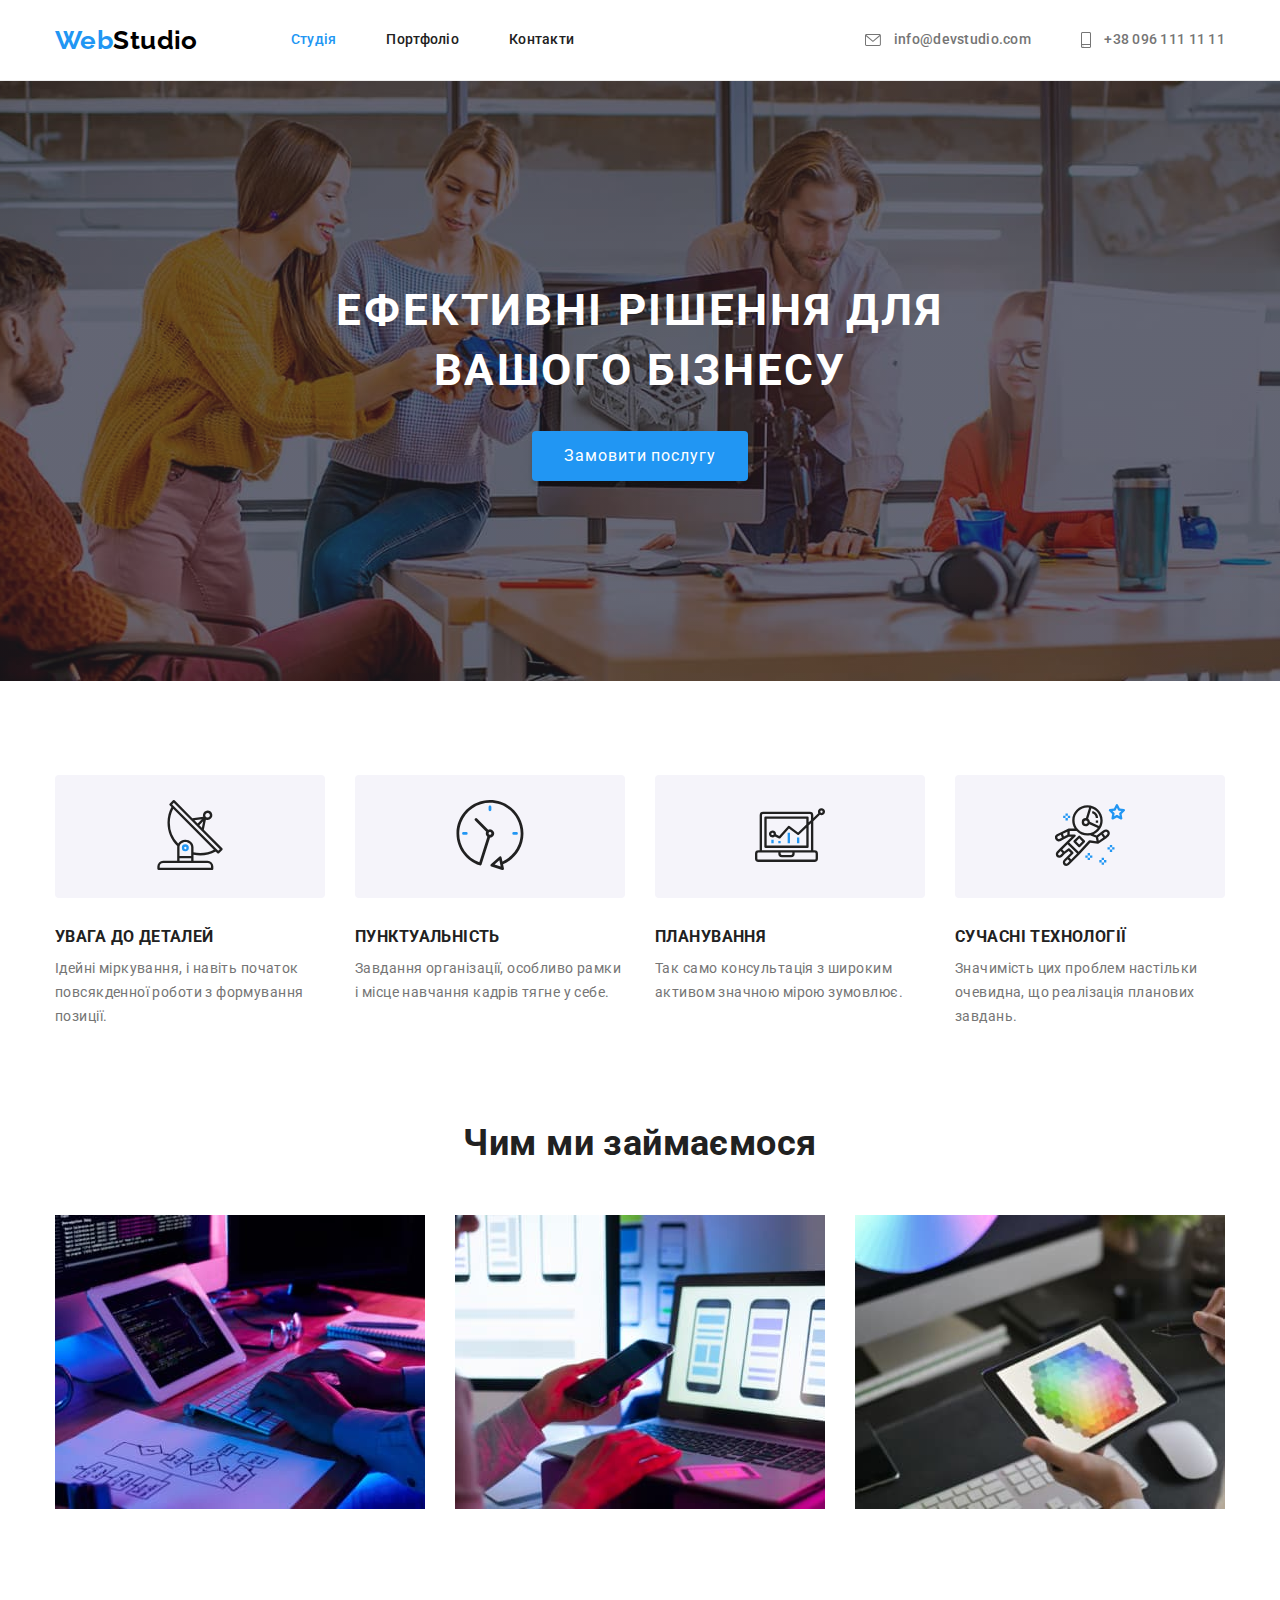
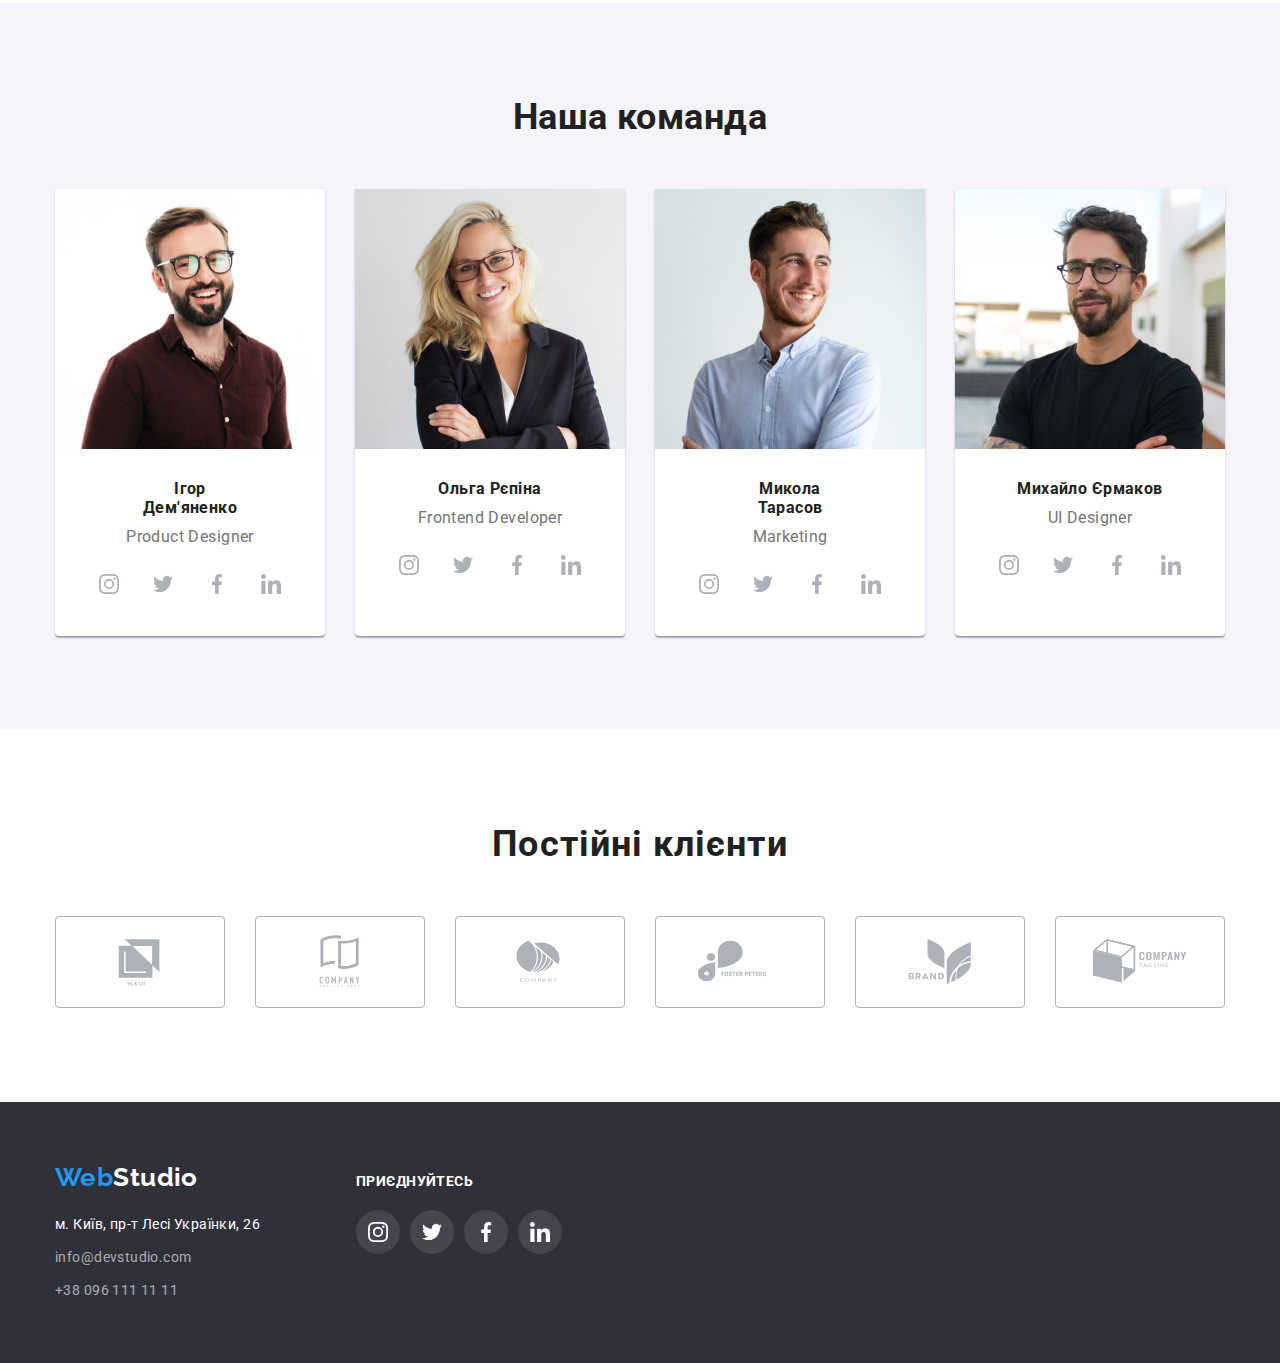
<file: index.html>
<!DOCTYPE html>
<html lang="uk">
	<head>
		<meta charset="UTF-8" />
		<meta http-equiv="X-UA-Compatible" content="IE=edge" />
		<meta name="viewport" content="width=device-width, initial-scale=1.0" />
		<link rel="preconnect" href="https://fonts.googleapis.com" />
		<link rel="preconnect" href="https://fonts.gstatic.com" crossorigin />
		<title>WebStudio</title>
		<link href="https://fonts.googleapis.com/css2?family=Raleway:wght@700&family=Roboto:wght@400;500;700;900&display=swap" rel="stylesheet" />
		<link rel="stylesheet" href="https://cdnjs.cloudflare.com/ajax/libs/modern-normalize/1.1.0/modern-normalize.min.css" />
		<link rel="stylesheet" href="./css/styles.css" />
	</head>

	<body>
		<!-- Шапка сторінки -->
		<header class="page-header">
			<div class="container horizon">
				<a class="logo-blue" href="./index.html">Web<span class="logo-black">Studio</span></a>
				<nav>
					<ul class="menu-nav list">
						<li class="item"><a class="link studio" href="./index.html">Студія</a></li>
						<li class="item"><a class="link" href="./portfolio.html">Портфоліо</a></li>
						<li class="item"><a class="link" href="">Контакти</a></li>
					</ul>
				</nav>
				<ul class="contact-nav list">
					<li class="item">
						<a class="contact" href="mailto:info@devstudio.com">
							<svg class="envelope" width="16" height="12">
								<use href="./images/icons.svg#icon-envelope"></use>
							</svg>
							info@devstudio.com
						</a>
					</li>
					<li class="item">
						<a class="contact" href="tel:+380961111111">
							<svg class="smartphone" width="10" height="16">
								<use href="./images/icons.svg#icon-smartphone"></use>
							</svg>
							+38 096 111 11 11
						</a>
					</li>
				</ul>
			</div>
		</header>
		<!-- Контент сторінки -->
		<main>
			<!-- Банер -->
			<div class="banner overlay">
				<h1 class="title-h1">
					Ефективні рішення для
					<br />
					вашого бізнесу
				</h1>
				<button type="button" class="button">Замовити послугу</button>
			</div>
			<!-- Особливості -->
			<section class="train">
				<div class="container">
					<!-- Цей тег ми приховаємо на етапі стилізації, порада Репети -->
					<h2 class="visually-hidden">Наші цінності</h2>
					<ul class="menu-train list">
						<li class="item item-delivery">
							<div class="box">
								<svg width="70" height="70">
									<use href="./images/icons.svg#icon-antenna"></use>
								</svg>
							</div>
							<h3 class="title-h3">УВАГА ДО ДЕТАЛЕЙ</h3>
							<p class="text">Ідейні міркування, і навіть початок повсякденної роботи з формування позиції.</p>
						</li>
						<li class="item item-punctuality">
							<div class="box">
								<svg width="70" height="70">
									<use href="./images/icons.svg#icon-clock"></use>
								</svg>
							</div>
							<h3 class="title-h3">ПУНКТУАЛЬНІСТЬ</h3>
							<p class="text">Завдання організації, особливо рамки і місце навчання кадрів тягне у себе.</p>
						</li>
						<li class="item item-planning">
							<div class="box">
								<svg width="70" height="70">
									<use href="./images/icons.svg#icon-diagram"></use>
								</svg>
							</div>
							<h3 class="title-h3">ПЛАНУВАННЯ</h3>
							<p class="text">Так само консультація з широким активом значною мірою зумовлює.</p>
						</li>
						<li class="item item-technics">
							<div class="box">
								<svg width="70" height="70">
									<use href="./images/icons.svg#icon-astronaut"></use>
								</svg>
							</div>
							<h3 class="title-h3">СУЧАСНІ ТЕХНОЛОГІЇ</h3>
							<p class="text">Значимість цих проблем настільки очевидна, що реалізація планових завдань.</p>
						</li>
					</ul>
				</div>
			</section>
			<!-- Чим ми займаємось -->
			<section class="our-job">
				<div class="container">
					<h2 class="title-h2">Чим ми займаємося</h2>
					<ul class="job list">
						<li class="item">
							<img src="./images/img1.jpg" alt="Робота з клавіатурою" width="370" height="294" />
						</li>
						<li class="item">
							<img src="./images/img2.jpg" alt="Робота з телефоном" width="370" height="294" />
						</li>
						<li class="item">
							<img src="./images/img3.jpg" alt="Робота з планшетом" width="370" height="294" />
						</li>
					</ul>
				</div>
			</section>
			<!-- Наша команда -->
			<section class="team">
				<h2 class="title-h2-team">Наша команда</h2>
				<div class="container team-cont">
					<ul class="team-list list">
						<li class="item item-team">
							<img src="./images/photo1.jpg" alt="Ігор Дем'яненко" width="270" height="260" />
							<h3 class="title-a">Ігор Дем'яненко</h3>
							<p class="text-a" lang="en">Product Designer</p>
							<ul class="list social-list">
								<li class="item">
									<a href="" class="social-link">
										<svg class="instagram" width="20" height="20">
											<use href="./images/icons.svg#icon-instagram"></use>
										</svg>
									</a>
								</li>
								<li class="item">
									<a href="" class="social-link">
										<svg class="twitter" width="20" height="20">
											<use href="./images/icons.svg#icon-twitter"></use>
										</svg>
									</a>
								</li>
								<li class="item">
									<a href="" class="social-link">
										<svg class="facebook" width="20" height="20">
											<use href="./images/icons.svg#icon-facebook"></use>
										</svg>
									</a>
								</li>
								<li class="item">
									<a href="" class="social-link">
										<svg class="linkedin" width="20" height="20">
											<use href="./images/icons.svg#icon-linkedin"></use>
										</svg>
									</a>
								</li>
							</ul>
						</li>
						<li class="item item-team">
							<img src="./images/photo2.jpg" alt="Ольга Рєпіна" width="270" height="260" />
							<h3 class="title-b">Ольга Рєпіна</h3>
							<p class="text-b" lang="en">Frontend Developer</p>
							<ul class="list social-list">
								<li class="item">
									<a href="" class="social-link">
										<svg class="instagram" width="20" height="20">
											<use href="./images/icons.svg#icon-instagram"></use>
										</svg>
									</a>
								</li>
								<li class="item">
									<a href="" class="social-link">
										<svg class="twitter" width="20" height="20">
											<use href="./images/icons.svg#icon-twitter"></use>
										</svg>
									</a>
								</li>
								<li class="item">
									<a href="" class="social-link">
										<svg class="facebook" width="20" height="20">
											<use href="./images/icons.svg#icon-facebook"></use>
										</svg>
									</a>
								</li>
								<li class="item">
									<a href="" class="social-link">
										<svg class="linkedin" width="20" height="20">
											<use href="./images/icons.svg#icon-linkedin"></use>
										</svg>
									</a>
								</li>
							</ul>
						</li>
						<li class="item item-team">
							<img src="./images/photo3.jpg" alt="Микола Тарасов" width="270" height="260" />
							<h3 class="title-c">Микола Тарасов</h3>
							<p class="text-c" lang="en">Marketing</p>
							<ul class="list social-list">
								<li class="item">
									<a href="" class="social-link">
										<svg class="instagram" width="20" height="20">
											<use href="./images/icons.svg#icon-instagram"></use>
										</svg>
									</a>
								</li>
								<li class="item">
									<a href="" class="social-link">
										<svg class="twitter" width="20" height="20">
											<use href="./images/icons.svg#icon-twitter"></use>
										</svg>
									</a>
								</li>
								<li class="item">
									<a href="" class="social-link">
										<svg class="facebook" width="20" height="20">
											<use href="./images/icons.svg#icon-facebook"></use>
										</svg>
									</a>
								</li>
								<li class="item">
									<a href="" class="social-link">
										<svg class="linkedin" width="20" height="20">
											<use href="./images/icons.svg#icon-linkedin"></use>
										</svg>
									</a>
								</li>
							</ul>
						</li>
						<li class="item item-team">
							<img src="./images/photo4.jpg" alt="Михайло Єрмаков" width="270" height="260" />
							<h3 class="title-d">Михайло Єрмаков</h3>
							<p class="text-d" lang="en">UI Designer</p>
							<ul class="list social-list">
								<li class="item">
									<a href="" class="social-link">
										<svg class="instagram" width="20" height="20">
											<use href="./images/icons.svg#icon-instagram"></use>
										</svg>
									</a>
								</li>
								<li class="item">
									<a href="" class="social-link">
										<svg class="twitter" width="20" height="20">
											<use href="./images/icons.svg#icon-twitter"></use>
										</svg>
									</a>
								</li>
								<li class="item">
									<a href="" class="social-link">
										<svg class="facebook" width="20" height="20">
											<use href="./images/icons.svg#icon-facebook"></use>
										</svg>
									</a>
								</li>
								<li class="item">
									<a href="" class="social-link">
										<svg class="linkedin" width="20" height="20">
											<use href="./images/icons.svg#icon-linkedin"></use>
										</svg>
									</a>
								</li>
							</ul>
						</li>
					</ul>
				</div>
			</section>
			<!-- Постійні клієнти -->
			<section class="our-client">
				<div class="container">
					<h2 class="title-client">Постійні клієнти</h2>
					<ul class="client-list list">
						<li class="item">
							<a href="" class="client-item">
								<svg class="client" width="106" height="60">
									<use href="./images/icons.svg#icon-client1"></use>
								</svg>
							</a>
						</li>
						<li class="item">
							<a href="" class="client-item">
								<svg class="client" width="106" height="60">
									<use href="./images/icons.svg#icon-client2"></use>
								</svg>
							</a>
						</li>
						<li class="item">
							<a href="" class="client-item">
								<svg class="client" width="106" height="60">
									<use href="./images/icons.svg#icon-client3"></use>
								</svg>
							</a>
						</li>
						<li class="item">
							<a href="" class="client-item">
								<svg class="client" width="106" height="60">
									<use href="./images/icons.svg#icon-client4"></use>
								</svg>
							</a>
						</li>
						<li class="item">
							<a href="" class="client-item">
								<svg class="client" width="106" height="60">
									<use href="./images/icons.svg#icon-client5"></use>
								</svg>
							</a>
						</li>
						<li class="item">
							<a href="" class="client-item">
								<svg class="client" width="106" height="60">
									<use href="./images/icons.svg#icon-client6"></use>
								</svg>
							</a>
						</li>
					</ul>
				</div>
			</section>
		</main>
		<!-- Підвал сторінки -->
		<footer class="page-footer">
			<div class="container footer-cont">
				<div class="footer-addres">
					<a class="logo-blue" href="./index.html">Web<span class="logo-white">Studio</span></a>
					<address class="address">
						<ul class="address-list list">
							<li class="item"><a class="home" href="https://goo.gl/maps/qLV74tLHhS6dYoQu5" target="_blank" rel="noopener nofollow noreferrer">м. Київ, пр-т Лесі Українки, 26</a></li>
							<li class="item"><a class="mail" href="mailto:info@devstudio.com">info@devstudio.com</a></li>
							<li class="item"><a class="tel" href="tel:+380961111111">+38 096 111 11 11</a></li>
						</ul>
					</address>
				</div>
				<div class="footer-social">
					<h3 class="footer-title">приєднуйтесь</h3>
					<ul class="list social-list-footer">
						<li class="item">
							<a href="" class="social-link-footer">
								<svg class="instagram" width="20" height="20">
									<use href="./images/icons.svg#icon-instagram"></use>
								</svg>
							</a>
						</li>
						<li class="item">
							<a href="" class="social-link-footer">
								<svg class="twitter" width="20" height="20">
									<use href="./images/icons.svg#icon-twitter"></use>
								</svg>
							</a>
						</li>
						<li class="item">
							<a href="" class="social-link-footer">
								<svg class="facebook" width="20" height="20">
									<use href="./images/icons.svg#icon-facebook"></use>
								</svg>
							</a>
						</li>
						<li class="item">
							<a href="" class="social-link-footer">
								<svg class="linkedin" width="20" height="20">
									<use href="./images/icons.svg#icon-linkedin"></use>
								</svg>
							</a>
						</li>
					</ul>
				</div>
			</div>
		</footer>
	</body>
</html>
</file>
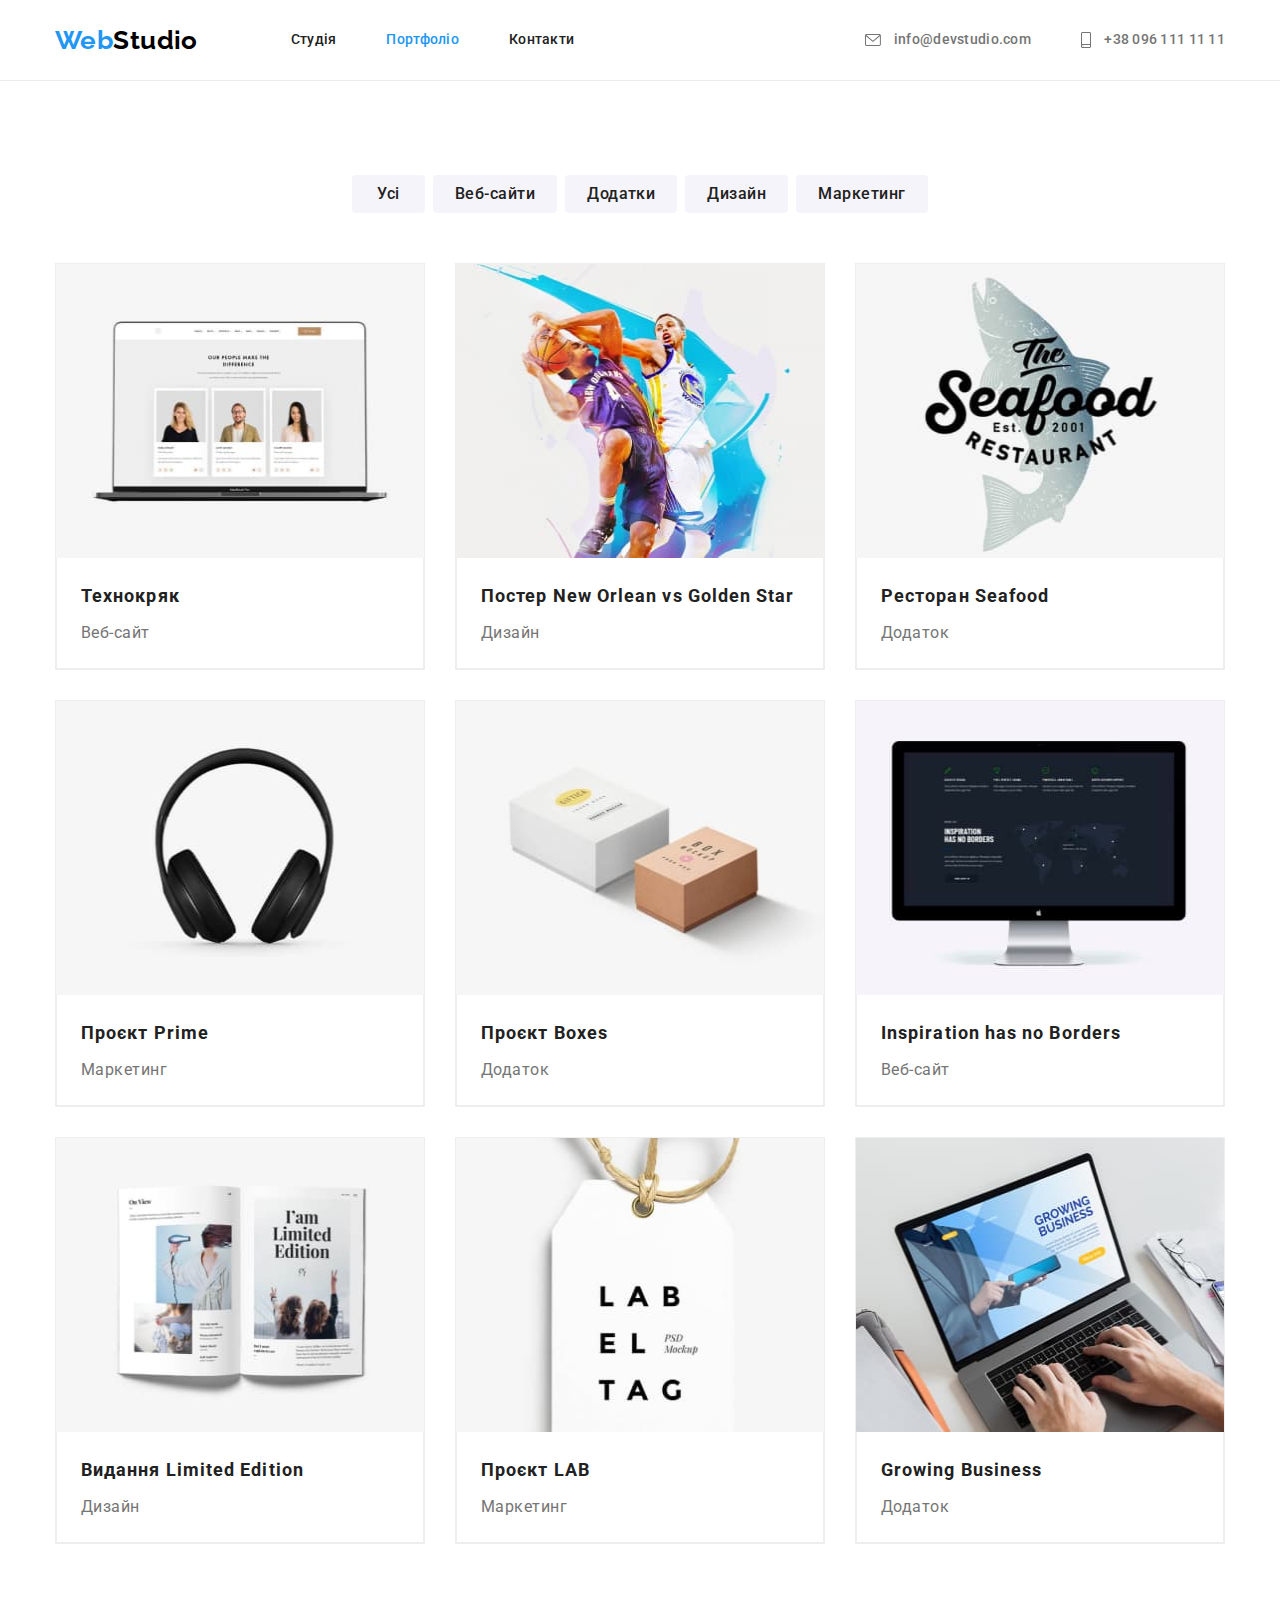
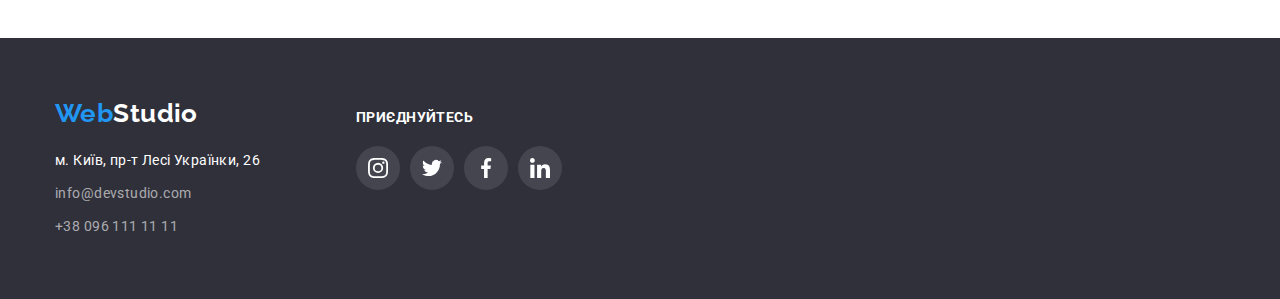
<file: portfolio.html>
<!DOCTYPE html>
<html lang="uk">
	<head>
		<meta charset="UTF-8" />
		<meta http-equiv="X-UA-Compatible" content="IE=edge" />
		<meta name="viewport" content="width=device-width, initial-scale=1.0" />
		<link rel="preconnect" href="https://fonts.googleapis.com" />
		<link rel="preconnect" href="https://fonts.gstatic.com" crossorigin />
		<title>Портфоліо</title>
		<link href="https://fonts.googleapis.com/css2?family=Raleway:wght@700&family=Roboto:wght@400;500;700;900&display=swap" rel="stylesheet" />
		<link rel="stylesheet" href="https://cdnjs.cloudflare.com/ajax/libs/modern-normalize/1.1.0/modern-normalize.min.css" />
		<link rel="stylesheet" href="./css/styles.css" />
	</head>

	<body>
		<!-- Шапка сторінки -->
		<header class="page-header">
			<div class="container horizon">
				<a class="logo-blue" href="./index.html">Web<span class="logo-black">Studio</span></a>
				<nav>
					<ul class="menu-nav list">
						<li class="item"><a class="link" href="./index.html">Студія</a></li>
						<li class="item"><a class="link portfolio" href="./portfolio.html">Портфоліо</a></li>
						<li class="item"><a class="link" href="">Контакти</a></li>
					</ul>
				</nav>
				<ul class="contact-nav list">
					<li class="item">
						<a class="contact" href="mailto:info@devstudio.com">
							<svg class="envelope" width="16" height="12">
								<use href="./images/icons.svg#icon-envelope"></use>
							</svg>
							info@devstudio.com
						</a>
					</li>
					<li class="item">
						<a class="contact" href="tel:+380961111111">
							<svg class="smartphone" width="10" height="16">
								<use href="./images/icons.svg#icon-smartphone"></use>
							</svg>
							+38 096 111 11 11
						</a>
					</li>
				</ul>
			</div>
		</header>
		<!-- Контент сторінки -->
		<main>
			<section class="our-projects">
				<div class="container">
					<h1 class="visually-hidden">Наші проекті</h1>
					<!-- Кнопки фільтрів -->
					<ul class="button-list list">
						<li class="item">
							<button class="button-port-a" type="button">Усі</button>
						</li>
						<li class="item">
							<button class="button-port" type="button">Веб-сайти</button>
						</li>
						<li class="item">
							<button class="button-port" type="button">Додатки</button>
						</li>
						<li class="item">
							<button class="button-port" type="button">Дизайн</button>
						</li>
						<li class="item">
							<button class="button-port" type="button">Маркетинг</button>
						</li>
					</ul>
					<!-- Приклади робіт -->
					<ul class="web-list list">
						<li class="item">
							<img src="./images/img1-1.jpg" alt="Технокряк" width="370" height="294" />
							<div class="border">
								<h2 class="title-h3p">Технокряк</h2>
								<a class="work-examples" href="">Веб-сайт</a>
							</div>
						</li>
						<li class="item">
							<img src="./images/img1-2.jpg" alt="Постер New Orlean vs Golden Star" width="370" height="294" />
							<div class="border">
								<h2 class="title-h3p">Постер New Orlean vs Golden Star</h2>
								<a class="work-examples" href="">Дизайн</a>
							</div>
						</li>
						<li class="item">
							<img src="./images/img1-3.jpg" alt="Ресторан Seafood" width="370" height="294" />
							<div class="border">
								<h2 class="title-h3p">Ресторан Seafood</h2>
								<a class="work-examples" href="">Додаток</a>
							</div>
						</li>
						<li class="item">
							<img src="./images/img1-4.jpg" alt="Проєкт Prime" width="370" height="294" />
							<div class="border">
								<h2 class="title-h3p">Проєкт Prime</h2>
								<a class="work-examples" href="">Маркетинг</a>
							</div>
						</li>
						<li class="item">
							<img src="./images/img1-5.jpg" alt="Проєкт Boxes" width="370" height="294" />
							<div class="border">
								<h2 class="title-h3p">Проєкт Boxes</h2>
								<a class="work-examples" href="">Додаток</a>
							</div>
						</li>
						<li class="item">
							<img src="./images/img1-6.jpg" alt="Inspiration has no Borders" width="370" height="294" />
							<div class="border">
								<h2 class="title-h3p">Inspiration has no Borders</h2>
								<a class="work-examples" href="">Веб-сайт</a>
							</div>
						</li>
						<li class="item">
							<img src="./images/img1-7.jpg" alt="Видання Limited Edition" width="370" height="294" />
							<div class="border">
								<h2 class="title-h3p">Видання Limited Edition</h2>
								<a class="work-examples" href="">Дизайн</a>
							</div>
						</li>
						<li class="item">
							<img src="./images/img1-8.jpg" alt="Проєкт LAB" width="370" height="294" />
							<div class="border">
								<h2 class="title-h3p">Проєкт LAB</h2>
								<a class="work-examples" href="">Маркетинг</a>
							</div>
						</li>
						<li class="item">
							<img src="./images/img1-9.jpg" alt="Growing Business" width="370" height="294" />
							<div class="border">
								<h2 class="title-h3p">Growing Business</h2>
								<a class="work-examples" href="">Додаток</a>
							</div>
						</li>
					</ul>
				</div>
			</section>
		</main>
		<!-- Підвал сторінки -->
		<footer class="page-footer">
			<div class="container footer-cont">
				<div class="footer-addres">
					<a class="logo-blue" href="./index.html">Web<span class="logo-white">Studio</span></a>
					<address class="address">
						<ul class="address-list list">
							<li class="item"><a class="home" href="https://goo.gl/maps/qLV74tLHhS6dYoQu5" target="_blank" rel="noopener nofollow noreferrer">м. Київ, пр-т Лесі Українки, 26</a></li>
							<li class="item"><a class="mail" href="mailto:info@devstudio.com">info@devstudio.com</a></li>
							<li class="item"><a class="tel" href="tel:+380961111111">+38 096 111 11 11</a></li>
						</ul>
					</address>
				</div>
				<div class="footer-social">
					<h3 class="footer-title">приєднуйтесь</h3>
					<ul class="list social-list-footer">
						<li class="item">
							<a href="" class="social-link-footer">
								<svg class="instagram" width="20" height="20">
									<use href="./images/icons.svg#icon-instagram"></use>
								</svg>
							</a>
						</li>
						<li class="item">
							<a href="" class="social-link-footer">
								<svg class="twitter" width="20" height="20">
									<use href="./images/icons.svg#icon-twitter"></use>
								</svg>
							</a>
						</li>
						<li class="item">
							<a href="" class="social-link-footer">
								<svg class="facebook" width="20" height="20">
									<use href="./images/icons.svg#icon-facebook"></use>
								</svg>
							</a>
						</li>
						<li class="item">
							<a href="" class="social-link-footer">
								<svg class="linkedin" width="20" height="20">
									<use href="./images/icons.svg#icon-linkedin"></use>
								</svg>
							</a>
						</li>
					</ul>
				</div>
			</div>
		</footer>
	</body>
</html>
</file>
<file: css/styles.css>
:root {
	--hover-focus-logo-color: #2196f3;
	--header-footer-color: #2f303a;
}

body {
	font-family: "Roboto", "Ralewey", sans-serif;
	color: #212121;
	background-color: #ffffff;
	font-size: 14px;
	letter-spacing: 0.03em;
}

img {
	display: block;
	max-width: 100%;
}

/* КОНТЕЙНЕР */
.container {
	width: 1200px;
	margin: 0 auto;
	padding: 0 15px;
	/* outline: 2px solid red; */
}

/* .item * {
	outline: 1px solid blue;
} */

/* HEADER */

.link,
.list {
	list-style-type: none;
	padding: 0;
	margin: 0;
}

.page-header {
	border-bottom-width: 1px;
	border-bottom-style: solid;
	border-bottom-color: #ececec;
}

/* ЛОГО */

.logo-blue,
.logo-black {
	font-family: "Raleway";
	font-weight: 700;
	font-size: 26px;
	line-height: 1.19;
	text-decoration: none;
	color: var(--hover-focus-logo-color);
}

.logo-black {
	color: #000000;
}

/* НАВІГАЦІЯ-КОНТАКТИ */

.link,
.contact {
	font-family: "Roboto";
	font-weight: 500;
	line-height: 1.14;
	letter-spacing: 0.02em;
	text-decoration: none;
	color: #212121;
}

.studio {
	color: var(--hover-focus-logo-color);
}

.portfolio {
	color: var(--hover-focus-logo-color);
}

.menu-nav,
.contact-nav {
	display: flex;
}

.menu-nav .item + .item,
.contact-nav .item + .item {
	margin-left: 50px;
}

.contact-nav {
	color: #757575;
	margin-left: auto;
}

.menu-nav .link,
.contact-nav .contact {
	display: block;
	padding-top: 32px;
	padding-bottom: 32px;
}

.link:hover,
.contact:hover {
	color: var(--hover-focus-logo-color);
}

.link:focus,
.contact:focus {
	color: var(--hover-focus-logo-color);
}

.contact {
	color: #757575;
}

.envelope,
.smartphone {
	margin-right: 10px;
	fill: #757575;
	vertical-align: middle;
}

.contact:hover .envelope,
.contact:hover .smartphone {
	fill: var(--hover-focus-logo-color);
}

.contact:focus .envelope,
.contact:focus .smartphone {
	fill: var(--hover-focus-logo-color);
}

/* ГОРИЗОНТАЛЬНЕ ПОЗИЦІЮВАННЯ */

.horizon {
	display: flex;
	align-items: center;
}

.menu-nav {
	margin-left: 93px;
}

/* MAIN */
/* БАНЕР (BANNER) */

.banner {
	background-color: var(--header-footer-color);
	text-align: center;
	padding-top: 200px;
	padding-bottom: 200px;
}

.title-h1 {
	margin: auto;
	padding-bottom: 30px;

	width: 696px;
	font-size: 44px;
	line-height: 1.36;
	letter-spacing: 0.06em;
	text-transform: uppercase;
	color: #ffffff;
}

.button {
	display: block;
	margin-right: auto;
	margin-left: auto;
	padding: 10px 32px;
	min-width: 216px;

	font-size: 16px;
	line-height: 1.875;
	align-items: center;
	letter-spacing: 0.06em;
	color: #ffffff;
	background: var(--hover-focus-logo-color);
	box-shadow: 0px 4px 4px rgba(0, 0, 0, 0.15);
	border: transparent;
	border-radius: 4px;
	cursor: pointer;
}

.button:hover {
	background: #188ce8;
}

.button:focus {
	background: #188ce8;
}

.overlay {
	margin-left: auto;
	margin-right: auto;
	max-width: 1600px;
	height: 600px;
	background-image: linear-gradient(to right, rgba(47, 48, 58, 0.4), rgba(47, 48, 58, 0.4)), url(../images/banner.jpg);
	background-repeat: no-repeat;
	background-position: center;
	background-size: cover;
}

/* ОСОБЛИВОСТІ (TRAIN) */

/* прихований заголовок */
.visually-hidden {
	position: absolute;
	white-space: nowrap;
	width: 1px;
	height: 1px;
	overflow: hidden;
	border: 0;
	padding: 0;
	clip: rect(0 0 0 0);
	clip-path: inset(50%);
	margin: -1px;
}

.title-h3 {
	line-height: 1.14;
	text-transform: uppercase;
	font-weight: 700;
}

.text {
	line-height: 1.71;
	color: #757575;
	font-weight: 400;
}

.title-h3,
.text {
	margin-top: 0;
	margin-bottom: 0;
}

.train {
	margin-top: 94px;
}
.menu-train {
	display: flex;
}

.menu-train .item {
	min-width: 270px;
	margin-right: 30px;
}

.menu-train .item:last-child {
	margin-right: 0;
}

.title-h3 {
	margin-bottom: 10px;
}

.box {
	display: block;
	margin-bottom: 30px;
	background: #f5f4fa;
	border-radius: 4px;
	padding: 25px 100px;
}

/* ЧИМ МИ ЗАЙМАЄМОСТЬ (OUR-JOB) */

.title-h2 {
	width: 366px;
	margin-top: 0;
	margin-right: auto;
	margin-left: auto;
	margin-bottom: 50px;

	font-size: 36px;
	line-height: 1.166;
	text-align: center;
	color: #212121;
	min-width: 366px;
}

.our-job {
	margin-top: 94px;
}

.job {
	display: flex;
}

.job .item {
	margin-right: 30px;
}

.job .item:last-child {
	margin-right: 0;
}

/* НАША КОМАНДА (OUR-TEAM) */

.team-list {
	display: flex;
}

.team-list .item {
	margin-right: 30px;
}

.team-list .item-team {
	background-color: #ffffff;
	box-shadow: 0px 1px 3px rgba(0, 0, 0, 0.12), 0px 1px 1px rgba(0, 0, 0, 0.14), 0px 2px 1px rgba(0, 0, 0, 0.2);
	border-radius: 0px 0px 4px 4px;
}

.team-list .item:last-child {
	margin-right: 0;
}

.title-h3ws {
	margin-bottom: 10px;
}

.title-h2-team {
	display: block;
	margin: 0 auto;
	width: 264px;
	font-size: 36px;
	line-height: 1.166;
	text-align: center;
	color: #212121;
}

.team-cont {
	margin-top: 50px;
}

.title-a,
.title-b,
.title-c,
.title-d {
	display: block;
	font-size: 16px;
	line-height: 1.188;
	text-align: center;
	color: #212121;
}

.title-a {
	margin: 30px 70px 10px 70px;
}

.title-b {
	margin: 30px 83px 10px 83px;
}

.title-c {
	margin: 30px 70px 10px 70px;
}

.title-d {
	margin: 30px 62px 10px 62px;
}

.text-a,
.text-b,
.text-c,
.text-d {
	display: block;
	font-size: 16px;
	line-height: 1.188;
	text-align: center;
	color: #757575;
}

.text-a {
	margin: 0 70px;
}

.text-b {
	margin: 0 61px;
}

.text-c {
	margin: 0 97px;
}

.text-d {
	margin: 0 91px;
}

.team {
	margin-top: 94px;
	padding-top: 94px;
	padding-bottom: 94px;
	background-color: #f5f4fa;
}

.social-list > .item {
	margin-right: 10px;
}

.social-list > .item:last-child {
	margin-right: 0;
}

.social-list {
	display: flex;
	justify-content: space-between;
	margin-top: 16px;
	margin-right: 32px;
	margin-bottom: 30px;
	margin-left: 32px;
}

.social-link {
	display: flex;
	justify-content: center;
	align-items: center;
	padding: 12px;
	width: 44px;
	height: 44px;
	border-radius: 50%;
	color: #ffffff;
}

.instagram,
.twitter,
.facebook,
.linkedin {
	fill: #afb1b8;
}

.social-link:hover .instagram,
.social-link:hover .twitter,
.social-link:hover .facebook,
.social-link:hover .linkedin {
	fill: #ffffff;
}

.social-link:hover {
	background-color: var(--hover-focus-logo-color);
	color: #ffffff;
}

.social-link:focus .instagram,
.social-link:focus .twitter,
.social-link:focus .facebook,
.social-link:focus .linkedin {
	fill: #ffffff;
}

.social-link:focus {
	background-color: var(--hover-focus-logo-color);
	color: #ffffff;
}

/* ПОСТІЙНІ КЛІЄНТИ */

.our-client {
	margin-top: 94px;
	margin-bottom: 94px;
}

.title-client {
	width: 298px;
	margin-top: 0;
	margin-right: auto;
	margin-left: auto;
	margin-bottom: 50px;
	margin-bottom: 50px;
	margin-left: auto;
	font-size: 36px;
	line-height: 1.166;
	text-align: center;
	letter-spacing: 0.03em;
	color: #212121;
}

.client-list {
	display: flex;
	justify-content: space-between;
}

.client-item {
	display: flex;
	justify-content: center;
	align-items: center;
	width: 170px;
	height: 92px;
	border: 1px solid #afb1b8;
	border-radius: 4px;
}

.client-list .item {
	margin-right: 30px;
}

.client-list .item:last-child {
	margin-right: 0;
}

.client {
	fill: #afb1b8;
}

.client-item:hover .client {
	fill: var(--hover-focus-logo-color);
}

.client-item:focus .client {
	fill: var(--hover-focus-logo-color);
}

.client-item:hover {
	border: 1px solid var(--hover-focus-logo-color);
}

.client-item:focus {
	border: 1px solid var(--hover-focus-logo-color);
}

/* FOOTER */

.footer-cont {
	display: flex;
	padding-top: 60px;
	padding-bottom: 60px;
}

.footer-addres {
	margin-right: 70px;
	display: inline-block;
	flex-direction: column;
	width: 231px;
}

.logo-white {
	color: #ffffff;
}

.page-footer {
	background-color: var(--header-footer-color);
}

.address-list {
	margin-top: 20px;
	display: inline-block;
}

.home {
	display: block;
	margin-bottom: 9px;

	font-weight: 400;
	line-height: 1.71;
	color: #ffffff;
	text-decoration: none;
	font-style: normal;
}

.mail,
.tel {
	display: block;
	font-weight: 400;
	line-height: 1.71;
	color: rgba(255, 255, 255, 0.6);
	text-decoration: none;
	font-style: normal;
}

.mail {
	margin-bottom: 9px;
}

.home:hover,
.mail:hover,
.tel:hover {
	color: var(--hover-focus-logo-color);
}

.home:focus,
.mail:focus,
.tel:focus {
	color: var(--hover-focus-logo-color);
}

.footer-social {
	display: inline-block;
}

.footer-title {
	margin-top: 12px;
	margin-bottom: 20px;
	padding: 0;
	font-family: "Roboto";
	font-style: normal;
	font-weight: 700;
	font-size: 14px;
	line-height: 1.14;
	letter-spacing: 0.03em;
	text-transform: uppercase;
	color: #ffffff;
	width: 116px;
}

.social-list-footer {
	display: flex;
}

.social-link-footer {
	display: flex;
	justify-content: center;
	align-items: center;
	padding: 12px;
	width: 44px;
	height: 44px;
	border-radius: 50%;
	color: #ffffff;
}

.social-list-footer > .item {
	margin-right: 10px;
}
.social-list-footer > .item:last-child {
	margin-right: 0;
}

.social-link-footer > .instagram,
.social-link-footer > .twitter,
.social-link-footer > .facebook,
.social-link-footer > .linkedin {
	fill: #ffffff;
}

.social-link-footer {
	background-color: rgba(255, 255, 255, 0.1);
}

.social-link-footer:hover .instagram,
.social-link-footer:hover .twitter,
.social-link-footer:hover .facebook,
.social-link-footer:hover .linkedin {
	fill: #ffffff;
}

.social-link-footer:hover {
	background-color: var(--hover-focus-logo-color);
	color: #ffffff;
}

.social-link-footer:focus .instagram,
.social-link-footer:focus .twitter,
.social-link-footer:focus .facebook,
.social-link-footer:focus .linkedin {
	fill: #ffffff;
}

.social-link-footer:focus {
	background-color: var(--hover-focus-logo-color);
	color: #ffffff;
}

/* PORTFOLIO */

.our-projects {
	margin-top: 94px;
	margin-bottom: 94px;
}

.button-list,
.web-list {
	display: flex;
}

/* КНОПКИ ФІЛЬТРІВ */

.button-list .item + .item {
	margin-left: 8px;
}

.button-port {
	padding: 6px 22px;
}

.button-port-a {
	padding: 6px 25px;
}

.button-list {
	margin-bottom: 50px;
	justify-content: center;
}

.button-port,
.button-port-a {
	font-weight: 500;
	font-size: 16px;
	line-height: 1.625;
	text-align: center;
	letter-spacing: 0.03em;
	color: #212121;
	background: #f5f4fa;
	border-radius: 4px;
	border: transparent;
	cursor: pointer;
}

.button-port:hover,
.button-port-a:hover {
	color: #ffffff;
	background: var(--hover-focus-logo-color);
	box-shadow: 0px 3px 1px rgba(0, 0, 0, 0.1), 0px 1px 2px rgba(0, 0, 0, 0.08), 0px 2px 2px rgba(0, 0, 0, 0.12);
	border-radius: 4px;
}
.button-port:focus,
.botton-port-a:focus {
	color: #ffffff;
	background: var();
	box-shadow: 0px 3px 1px rgba(0, 0, 0, 0.1), 0px 1px 2px rgba(0, 0, 0, 0.08), 0px 2px 2px rgba(0, 0, 0, 0.12);
	border-radius: 4px;
}

/* ПРИКЛАДИ РОБІТ */

.web-list {
	flex-wrap: wrap;
	margin-left: -30px;
	margin-top: -30px;
}

.web-list > .item {
	/* border: 1px solid #eeeeee; */
	flex-basis: calc(100% / 3 - 30px);
	margin-left: 30px;
	margin-top: 30px;
	border: 1px solid #eeeeee;
}

.web-list > .item:hover {
	box-shadow: 0px 1px 1px rgba(0, 0, 0, 0.12), 0px 4px 4px rgba(0, 0, 0, 0.06), 1px 4px 6px rgba(0, 0, 0, 0.16);
	cursor: pointer;
}

.web-list > .item:focus {
	box-shadow: 0px 1px 1px rgba(0, 0, 0, 0.12), 0px 4px 4px rgba(0, 0, 0, 0.06), 1px 4px 6px rgba(0, 0, 0, 0.16);
}

.border {
	display: block;
	padding: 20px 24px;
	border-right: 1px solid #eeeeee;
	border-bottom: 1px solid #eeeeee;
	border-left: 1px solid #eeeeee;
}

.title-h3p {
	display: block;
	margin: 0 0 4px 0;
	font-size: 18px;
	line-height: 2;
	letter-spacing: 0.06em;
	color: #212121;
}

.work-examples {
	display: block;
	font-size: 16px;
	line-height: 1.875;
	letter-spacing: 0.03em;
	color: #757575;
	text-decoration: none;
}
</file>
